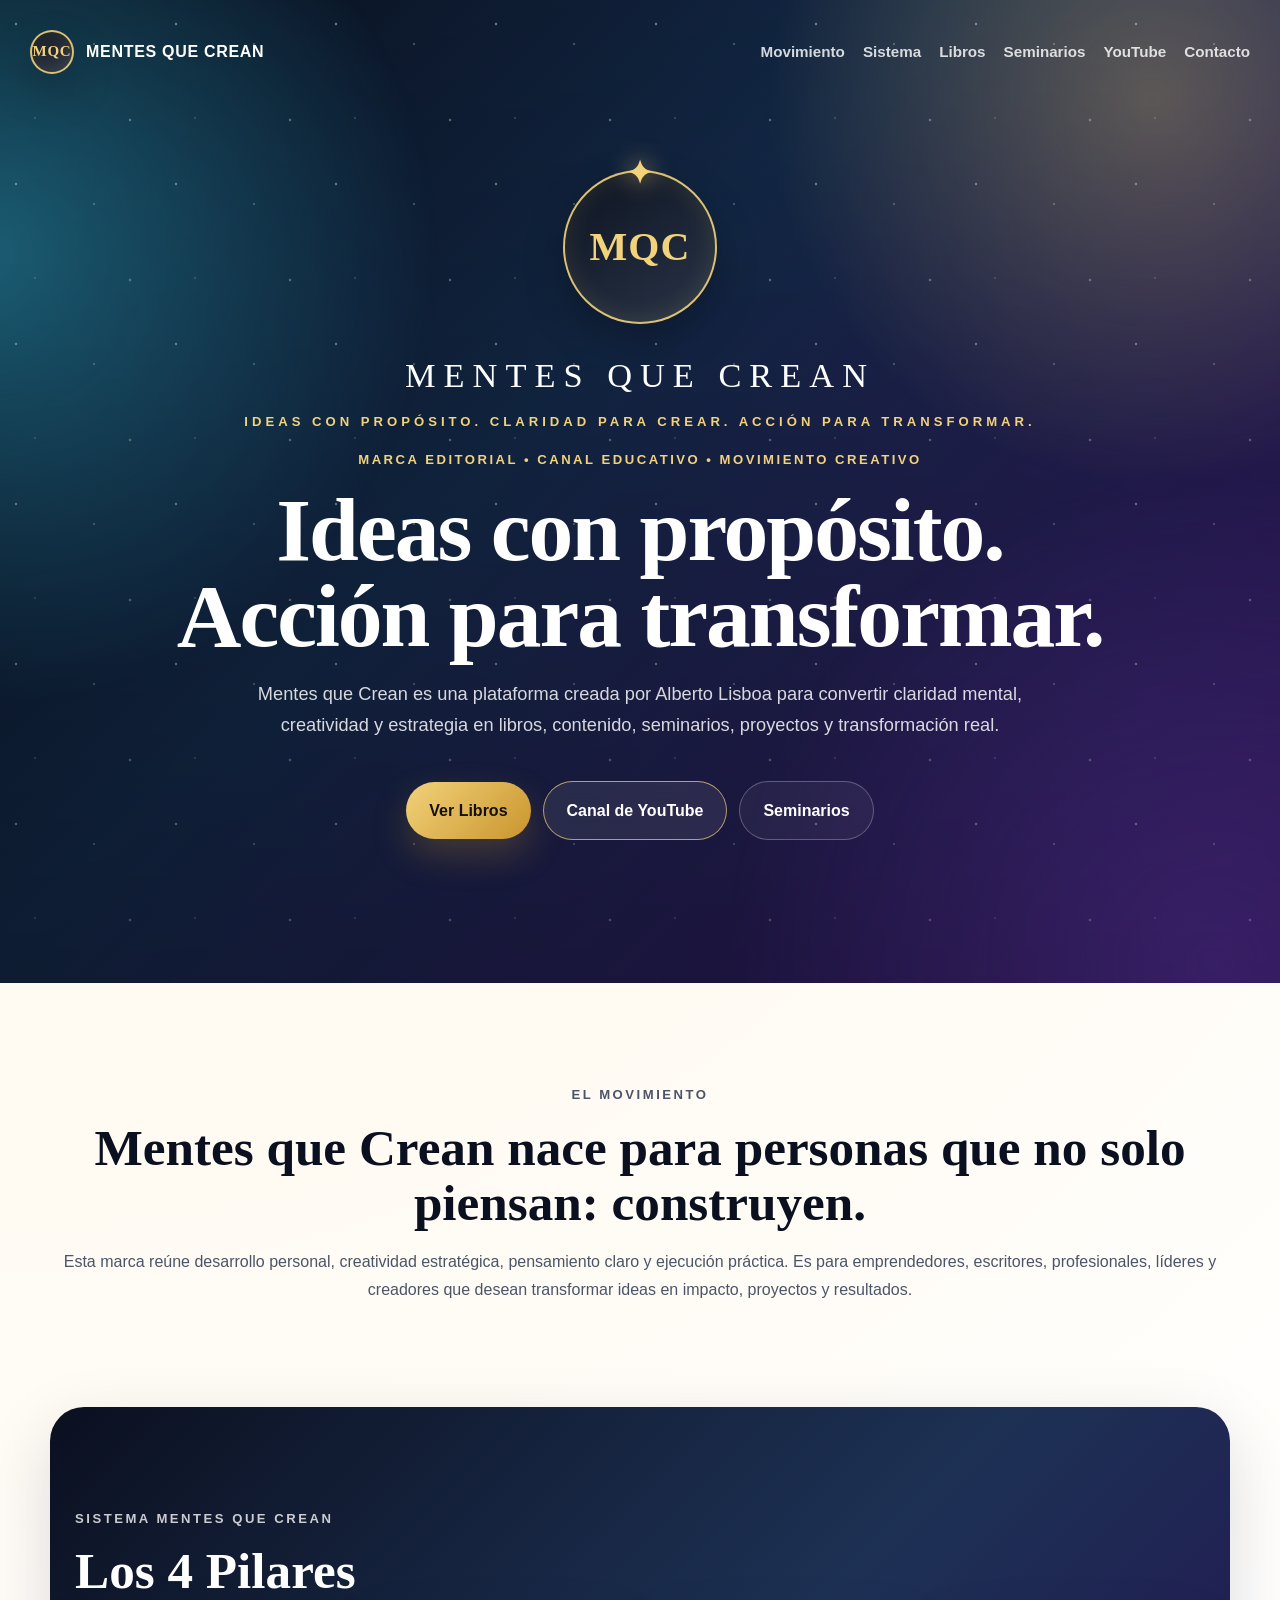
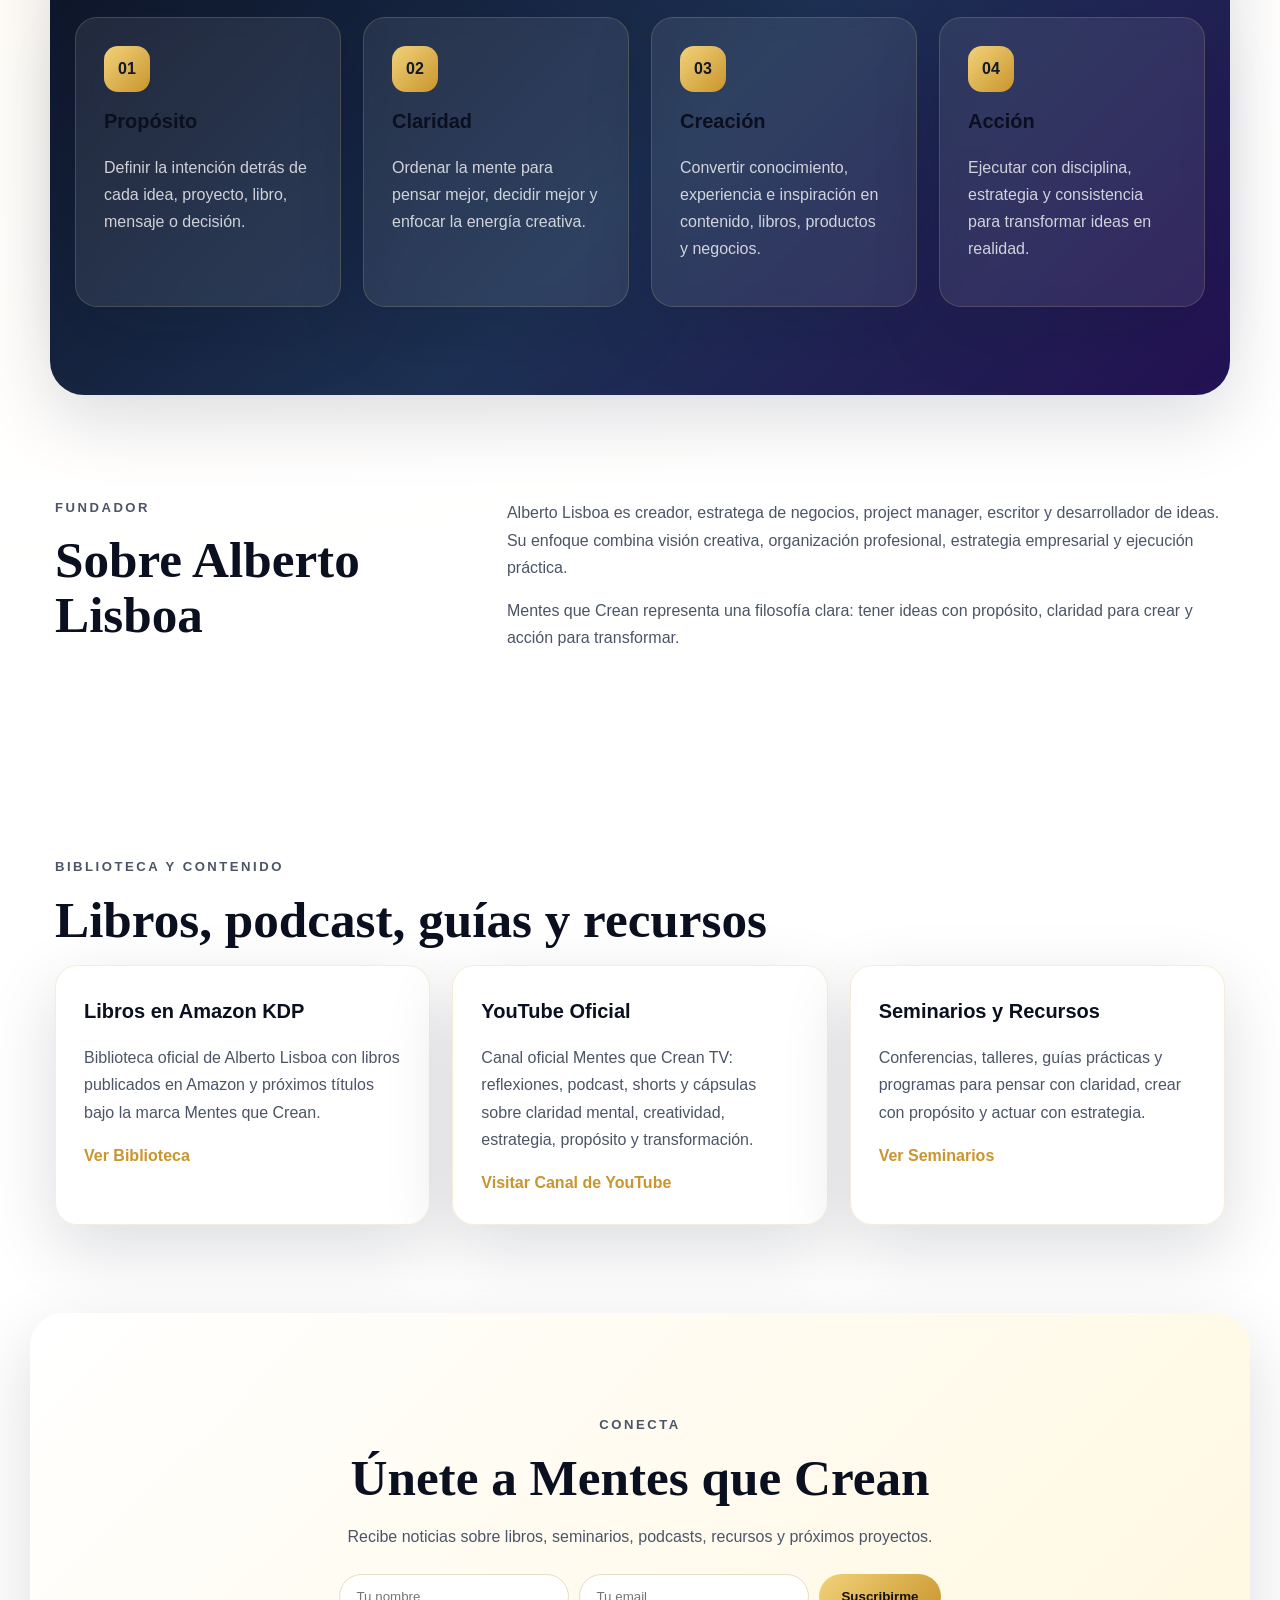
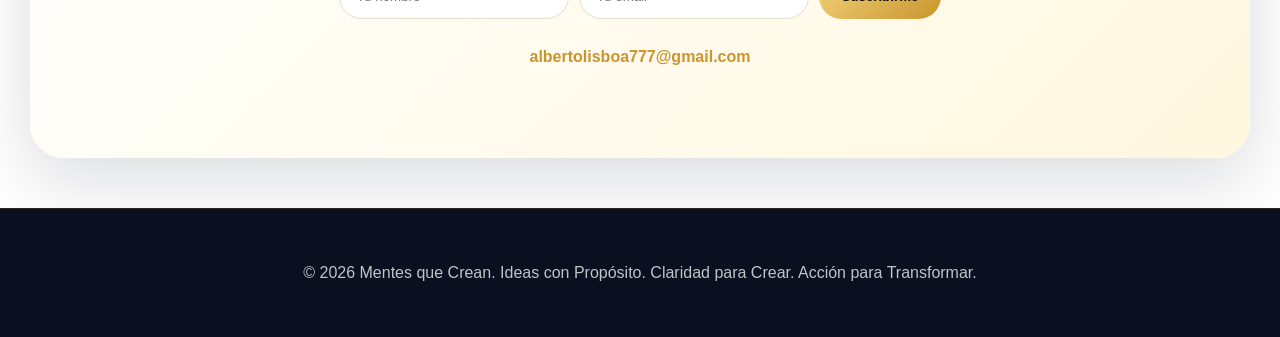
<file: index.html>
<!DOCTYPE html>
<html lang="es">
<head>
  <meta charset="UTF-8" />
  <meta name="viewport" content="width=device-width, initial-scale=1.0" />
  <title>MENTES QUE CREAN | Ideas con Propósito</title>
  <meta name="description" content="Mentes que Crean: ideas con propósito, claridad para crear y acción para transformar. Libros, podcast, seminarios y recursos de Alberto Lisboa." />
  <link rel="icon" type="image/svg+xml" href="mentes-que-crean-logo.svg" />
  <link rel="stylesheet" href="style.css?v=mentes-que-crean-2026-07-11" />
</head>
<body>
  <header class="hero" id="inicio">
    <nav class="nav">
      <a class="nav-brand" href="index.html"><div class="mc-mark small">MQC</div><span>MENTES QUE CREAN</span></a>
      <div class="links"><a href="#movimiento">Movimiento</a><a href="#pilares">Sistema</a><a href="libros.html">Libros</a><a href="seminarios.html">Seminarios</a><a href="#youtube">YouTube</a><a href="#contacto">Contacto</a></div>
    </nav>

    <section class="hero-content">
      <div class="mc-mark large">MQC</div>
      <p class="logo-text"><span>MENTES QUE CREAN</span><strong>Ideas con Propósito. Claridad para Crear. Acción para Transformar.</strong></p>
      <p class="eyebrow">Marca editorial • Canal educativo • Movimiento creativo</p>
      <h1>Ideas con propósito.<br />Acción para transformar.</h1>
      <p class="subtitle">Mentes que Crean es una plataforma creada por Alberto Lisboa para convertir claridad mental, creatividad y estrategia en libros, contenido, seminarios, proyectos y transformación real.</p>
      <div class="buttons"><a class="btn primary" href="libros.html">Ver Libros</a><a class="btn secondary" href="#youtube">Canal de YouTube</a><a class="btn ghost" href="seminarios.html">Seminarios</a></div>
    </section>
  </header>

  <main>
    <section id="movimiento" class="section intro">
      <p class="section-kicker">El Movimiento</p>
      <h2>Mentes que Crean nace para personas que no solo piensan: construyen.</h2>
      <p>Esta marca reúne desarrollo personal, creatividad estratégica, pensamiento claro y ejecución práctica. Es para emprendedores, escritores, profesionales, líderes y creadores que desean transformar ideas en impacto, proyectos y resultados.</p>
    </section>

    <section id="pilares" class="section dark">
      <p class="section-kicker">Sistema Mentes que Crean</p>
      <h2>Los 4 Pilares</h2>
      <div class="cards">
        <article class="card"><span>01</span><h3>Propósito</h3><p>Definir la intención detrás de cada idea, proyecto, libro, mensaje o decisión.</p></article>
        <article class="card"><span>02</span><h3>Claridad</h3><p>Ordenar la mente para pensar mejor, decidir mejor y enfocar la energía creativa.</p></article>
        <article class="card"><span>03</span><h3>Creación</h3><p>Convertir conocimiento, experiencia e inspiración en contenido, libros, productos y negocios.</p></article>
        <article class="card"><span>04</span><h3>Acción</h3><p>Ejecutar con disciplina, estrategia y consistencia para transformar ideas en realidad.</p></article>
      </div>
    </section>

    <section id="alberto" class="section split">
      <div><p class="section-kicker">Fundador</p><h2>Sobre Alberto Lisboa</h2></div>
      <div><p>Alberto Lisboa es creador, estratega de negocios, project manager, escritor y desarrollador de ideas. Su enfoque combina visión creativa, organización profesional, estrategia empresarial y ejecución práctica.</p><p>Mentes que Crean representa una filosofía clara: tener ideas con propósito, claridad para crear y acción para transformar.</p></div>
    </section>

    <section id="recursos" class="section resources">
      <p class="section-kicker">Biblioteca y Contenido</p><h2>Libros, podcast, guías y recursos</h2>
      <div class="resource-grid">
        <div class="resource"><h3>Libros en Amazon KDP</h3><p>Biblioteca oficial de Alberto Lisboa con libros publicados en Amazon y próximos títulos bajo la marca Mentes que Crean.</p><a href="libros.html">Ver Biblioteca</a></div>
        <div class="resource" id="youtube"><h3>YouTube Oficial</h3><p>Canal oficial Mentes que Crean TV: reflexiones, podcast, shorts y cápsulas sobre claridad mental, creatividad, estrategia, propósito y transformación.</p><a href="https://www.youtube.com/channel/UCA4AgD4o6ZrGsgXmb1iJIBg" target="_blank" rel="noopener">Visitar Canal de YouTube</a></div>
        <div class="resource" id="descargas"><h3>Seminarios y Recursos</h3><p>Conferencias, talleres, guías prácticas y programas para pensar con claridad, crear con propósito y actuar con estrategia.</p><a href="seminarios.html">Ver Seminarios</a></div>
      </div>
    </section>

    <section id="contacto" class="section contact"><p class="section-kicker">Conecta</p><h2>Únete a Mentes que Crean</h2><p>Recibe noticias sobre libros, seminarios, podcasts, recursos y próximos proyectos.</p><form action="mailto:albertolisboa777@gmail.com" method="post" enctype="text/plain" class="signup"><input type="text" name="name" placeholder="Tu nombre" /><input type="email" name="email" placeholder="Tu email" /><button type="submit">Suscribirme</button></form><a class="email" href="mailto:albertolisboa777@gmail.com">albertolisboa777@gmail.com</a></section>
  </main>

  <footer><p>© 2026 Mentes que Crean. Ideas con Propósito. Claridad para Crear. Acción para Transformar.</p></footer>
</body>
</html>
</file>
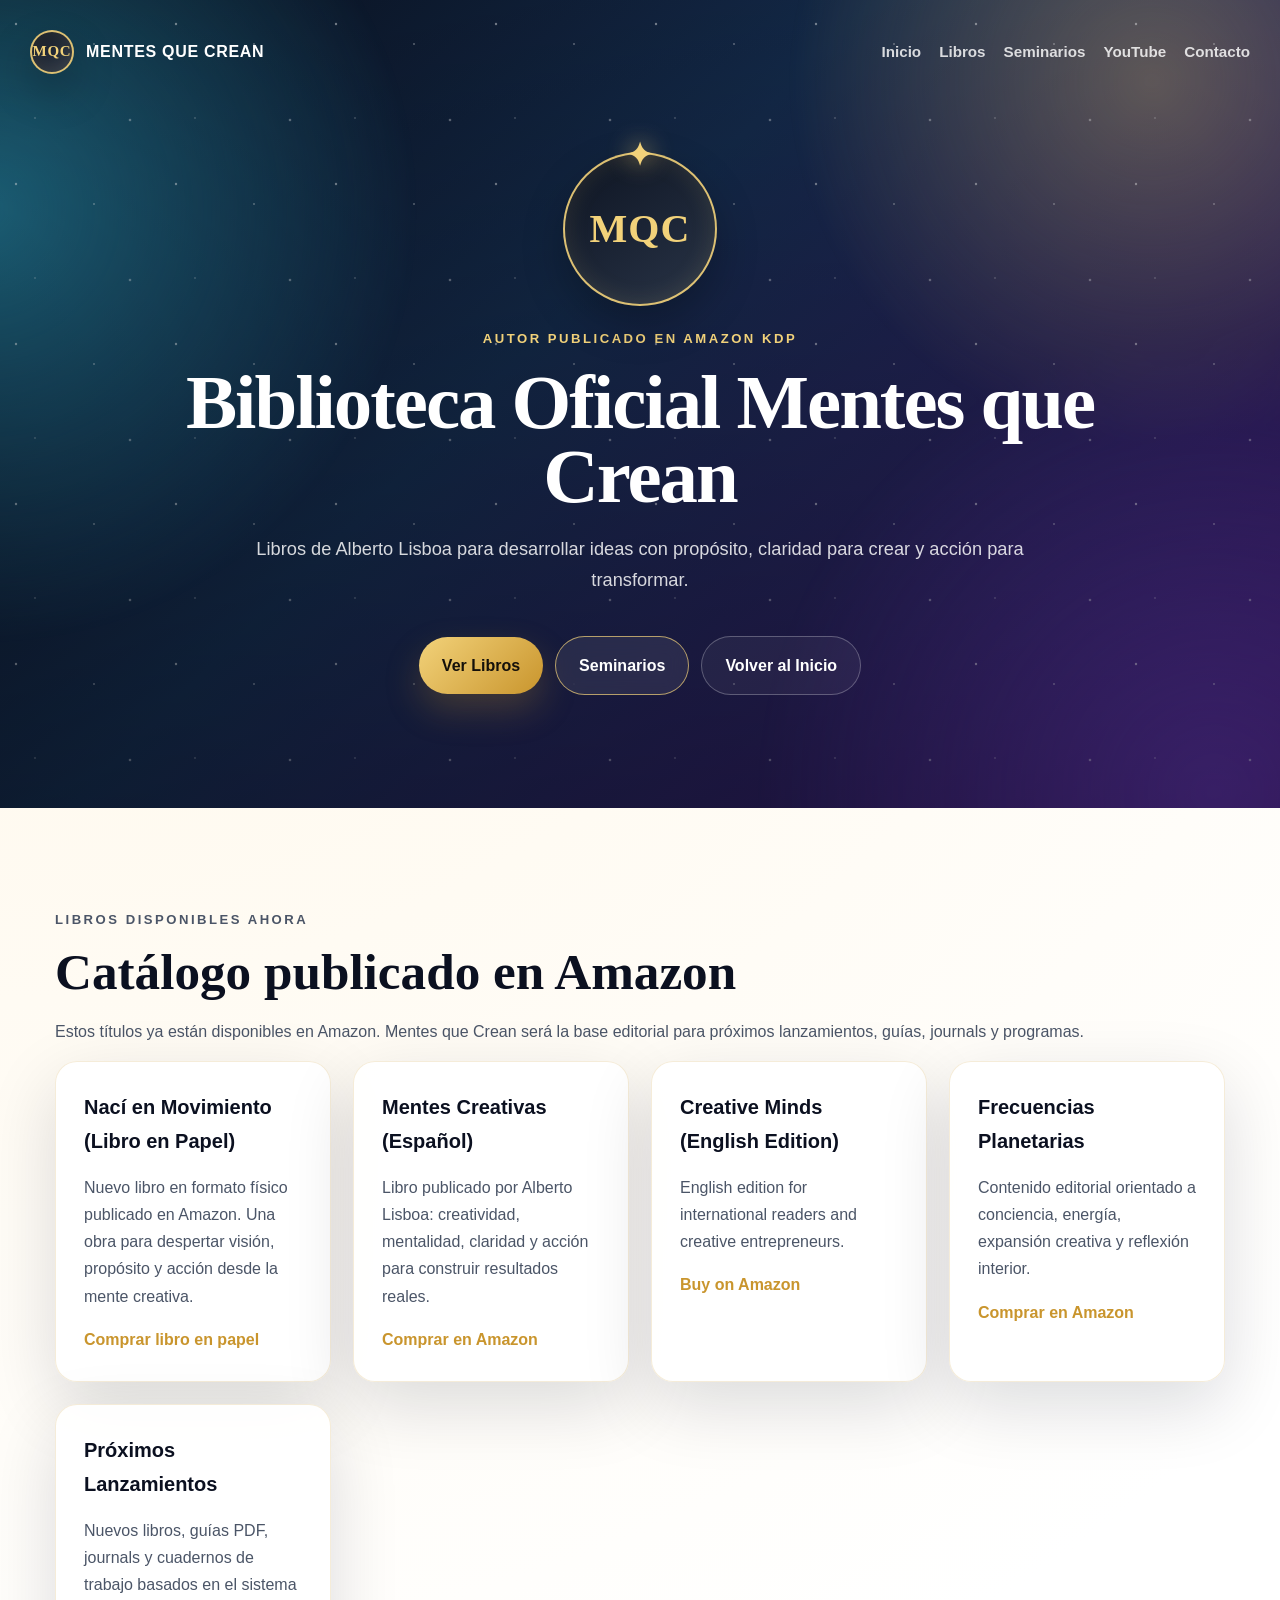
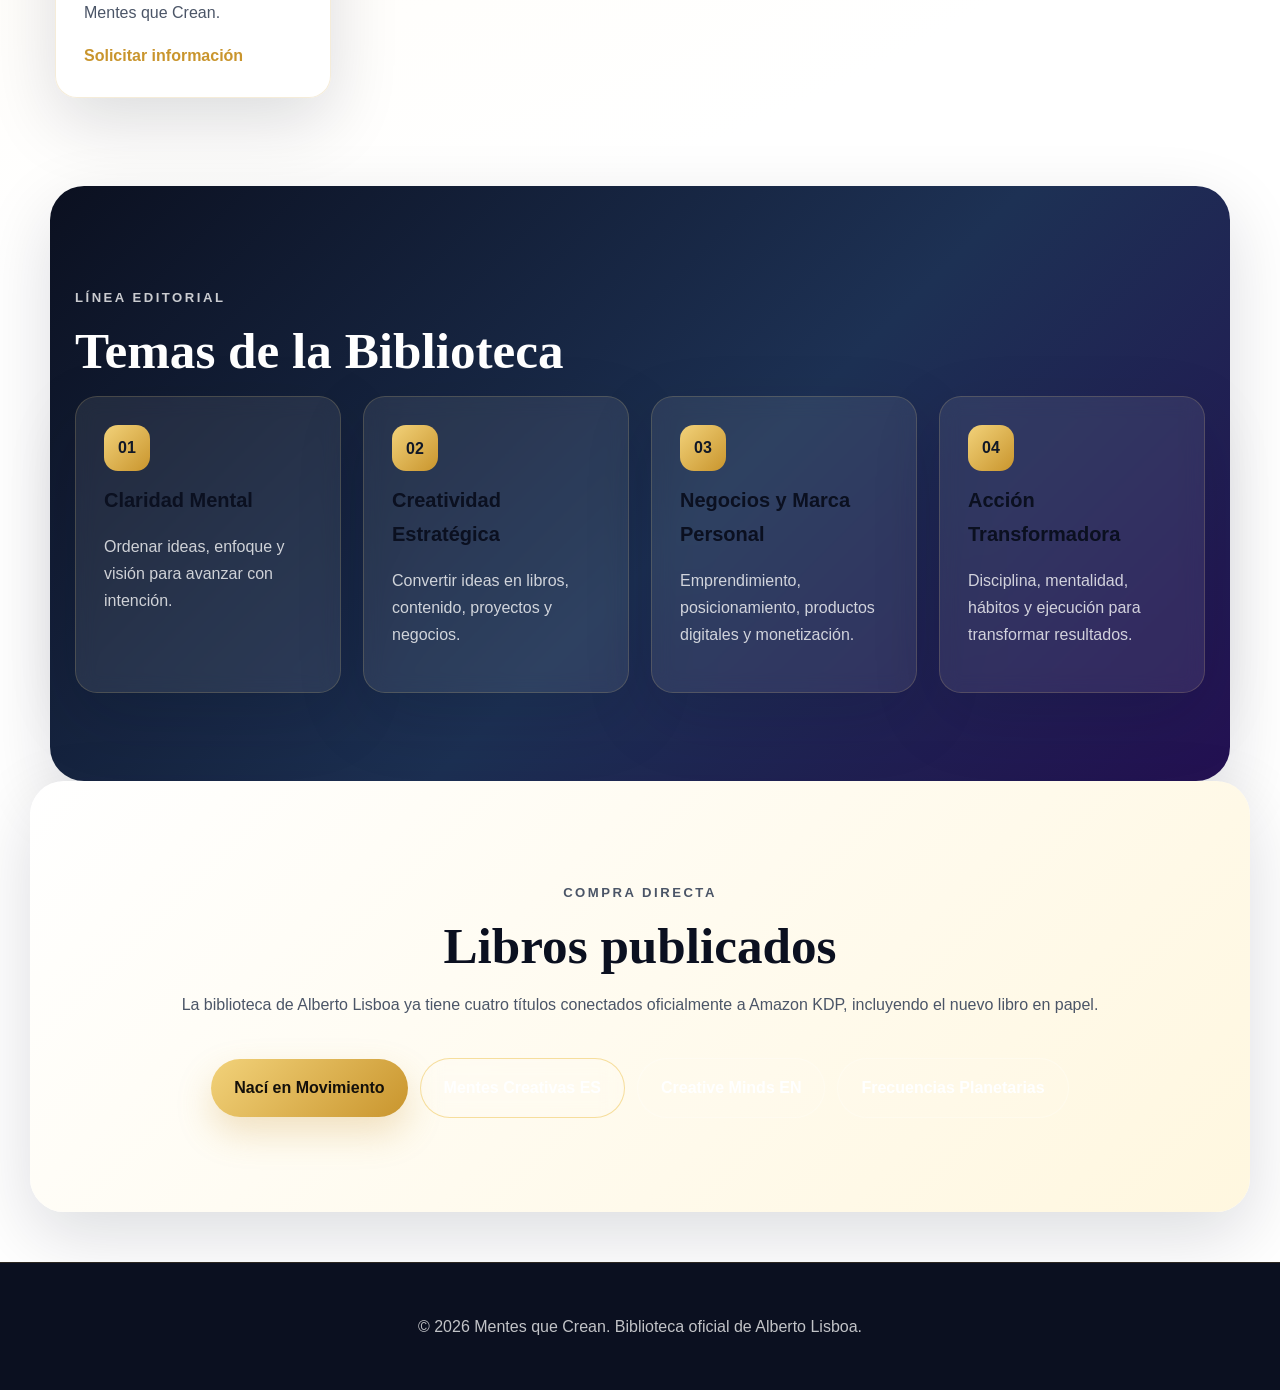
<file: libros.html>
<!DOCTYPE html>
<html lang="es">
<head>
  <meta charset="UTF-8" />
  <meta name="viewport" content="width=device-width, initial-scale=1.0" />
  <title>Libros | Mentes que Crean</title>
  <meta name="description" content="Biblioteca oficial de Alberto Lisboa y Mentes que Crean: libros publicados en Amazon KDP, guías y próximos lanzamientos." />
  <link rel="icon" type="image/svg+xml" href="mentes-que-crean-logo.svg" />
  <link rel="stylesheet" href="style.css?v=mentes-que-crean-2026-07-11" />
</head>
<body>
  <header class="hero page-hero">
    <nav class="nav">
      <a class="nav-brand" href="index.html"><div class="mc-mark small">MQC</div><span>MENTES QUE CREAN</span></a>
      <div class="links"><a href="index.html">Inicio</a><a href="libros.html">Libros</a><a href="seminarios.html">Seminarios</a><a href="index.html#youtube">YouTube</a><a href="index.html#contacto">Contacto</a></div>
    </nav>
    <section class="hero-content">
      <div class="mc-mark large">MQC</div>
      <p class="eyebrow">Autor Publicado en Amazon KDP</p>
      <h1>Biblioteca Oficial Mentes que Crean</h1>
      <p class="subtitle">Libros de Alberto Lisboa para desarrollar ideas con propósito, claridad para crear y acción para transformar.</p>
      <div class="buttons"><a class="btn primary" href="#catalogo">Ver Libros</a><a class="btn secondary" href="seminarios.html">Seminarios</a><a class="btn ghost" href="index.html">Volver al Inicio</a></div>
    </section>
  </header>

  <main>
    <section class="section resources" id="catalogo">
      <p class="section-kicker">Libros Disponibles Ahora</p>
      <h2>Catálogo publicado en Amazon</h2>
      <p>Estos títulos ya están disponibles en Amazon. Mentes que Crean será la base editorial para próximos lanzamientos, guías, journals y programas.</p>
      <div class="resource-grid">
        <div class="resource"><h3>Nací en Movimiento (Libro en Papel)</h3><p>Nuevo libro en formato físico publicado en Amazon. Una obra para despertar visión, propósito y acción desde la mente creativa.</p><a href="https://www.amazon.com/dp/B0H931JRXZ" target="_blank" rel="noopener">Comprar libro en papel</a></div>
        <div class="resource"><h3>Mentes Creativas (Español)</h3><p>Libro publicado por Alberto Lisboa: creatividad, mentalidad, claridad y acción para construir resultados reales.</p><a href="https://www.amazon.com/dp/B0H3VR9SBZ" target="_blank" rel="noopener">Comprar en Amazon</a></div>
        <div class="resource"><h3>Creative Minds (English Edition)</h3><p>English edition for international readers and creative entrepreneurs.</p><a href="https://www.amazon.com/dp/B0H3W6D3LY" target="_blank" rel="noopener">Buy on Amazon</a></div>
        <div class="resource"><h3>Frecuencias Planetarias</h3><p>Contenido editorial orientado a conciencia, energía, expansión creativa y reflexión interior.</p><a href="https://www.amazon.com/dp/B0H3MF3XBD" target="_blank" rel="noopener">Comprar en Amazon</a></div>
        <div class="resource"><h3>Próximos Lanzamientos</h3><p>Nuevos libros, guías PDF, journals y cuadernos de trabajo basados en el sistema Mentes que Crean.</p><a href="index.html#contacto">Solicitar información</a></div>
      </div>
    </section>

    <section class="section dark">
      <p class="section-kicker">Línea Editorial</p>
      <h2>Temas de la Biblioteca</h2>
      <div class="cards">
        <article class="card"><span>01</span><h3>Claridad Mental</h3><p>Ordenar ideas, enfoque y visión para avanzar con intención.</p></article>
        <article class="card"><span>02</span><h3>Creatividad Estratégica</h3><p>Convertir ideas en libros, contenido, proyectos y negocios.</p></article>
        <article class="card"><span>03</span><h3>Negocios y Marca Personal</h3><p>Emprendimiento, posicionamiento, productos digitales y monetización.</p></article>
        <article class="card"><span>04</span><h3>Acción Transformadora</h3><p>Disciplina, mentalidad, hábitos y ejecución para transformar resultados.</p></article>
      </div>
    </section>

    <section class="section contact">
      <p class="section-kicker">Compra directa</p>
      <h2>Libros publicados</h2>
      <p>La biblioteca de Alberto Lisboa ya tiene cuatro títulos conectados oficialmente a Amazon KDP, incluyendo el nuevo libro en papel.</p>
      <div class="buttons"><a class="btn primary" href="https://www.amazon.com/dp/B0H931JRXZ" target="_blank" rel="noopener">Nací en Movimiento</a><a class="btn secondary" href="https://www.amazon.com/dp/B0H3VR9SBZ" target="_blank" rel="noopener">Mentes Creativas ES</a><a class="btn ghost" href="https://www.amazon.com/dp/B0H3W6D3LY" target="_blank" rel="noopener">Creative Minds EN</a><a class="btn ghost" href="https://www.amazon.com/dp/B0H3MF3XBD" target="_blank" rel="noopener">Frecuencias Planetarias</a></div>
    </section>
  </main>

  <footer><p>© 2026 Mentes que Crean. Biblioteca oficial de Alberto Lisboa.</p></footer>
</body>
</html>
</file>
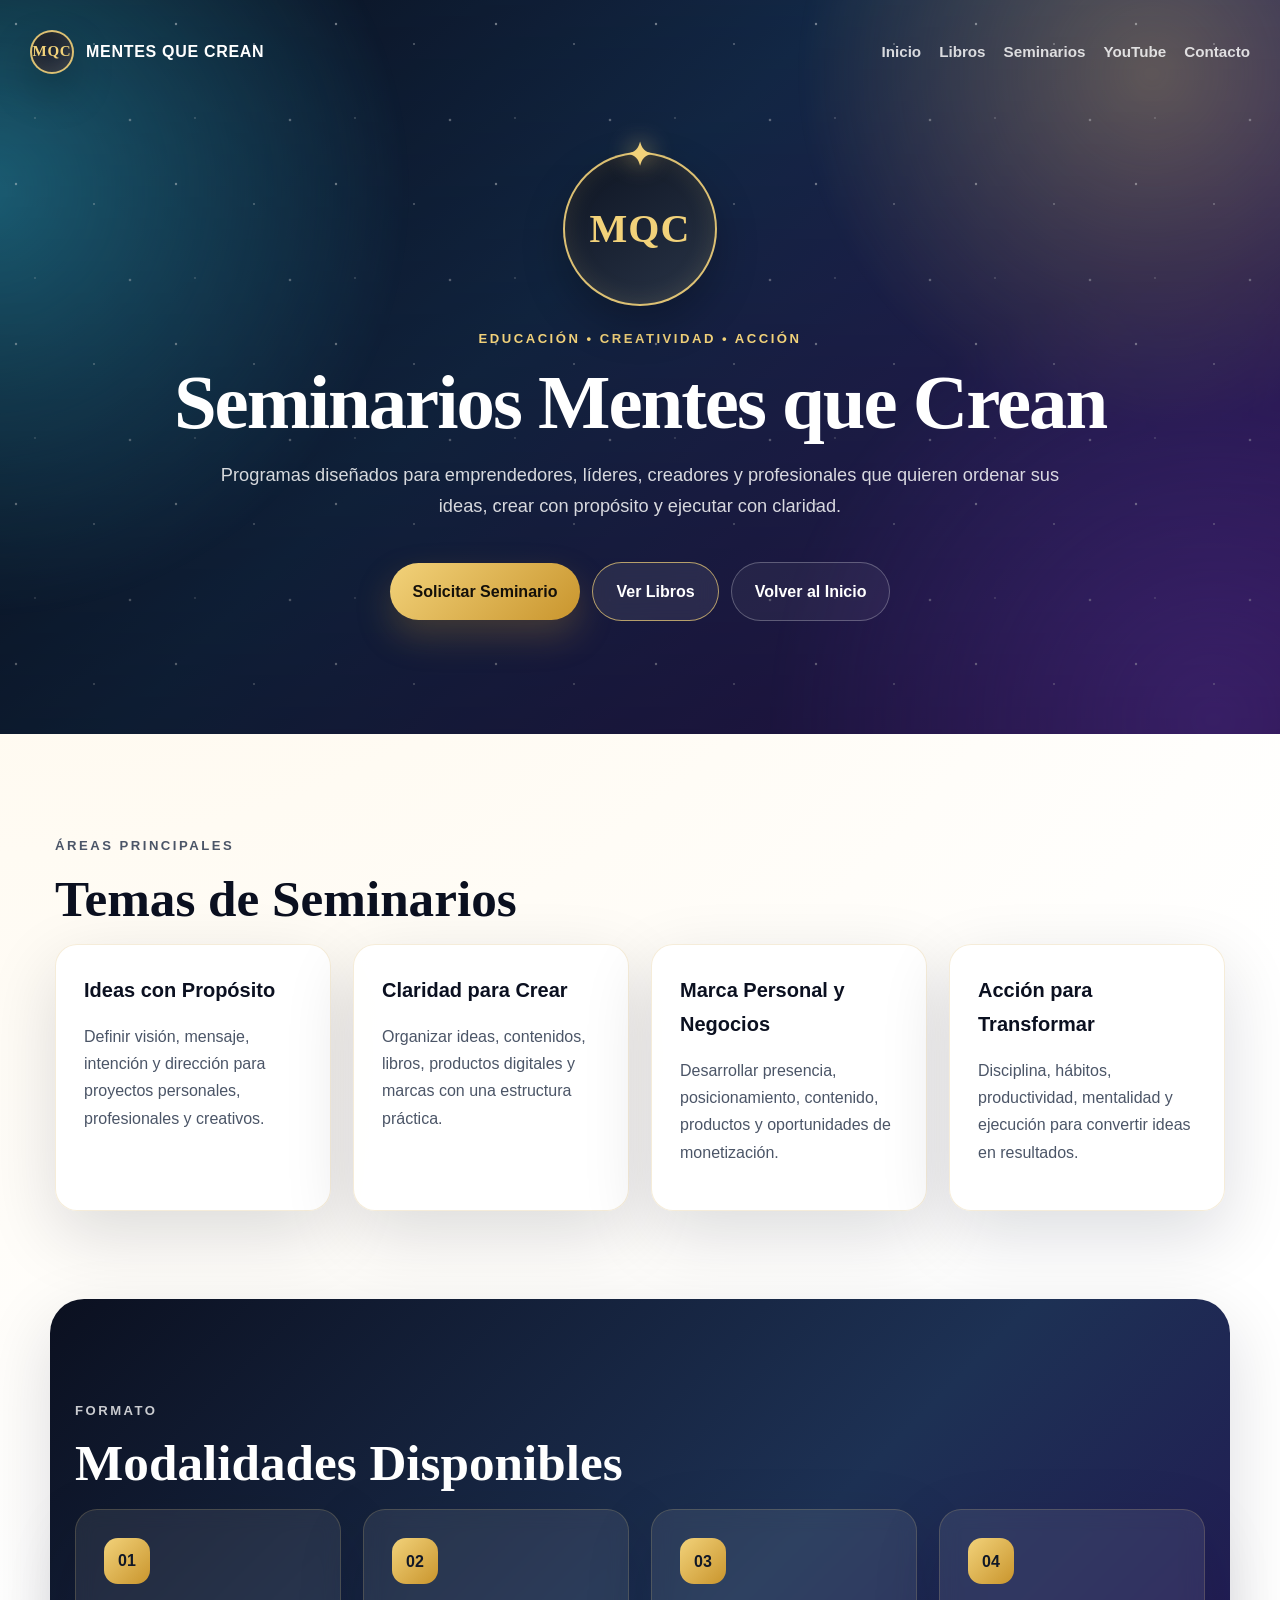
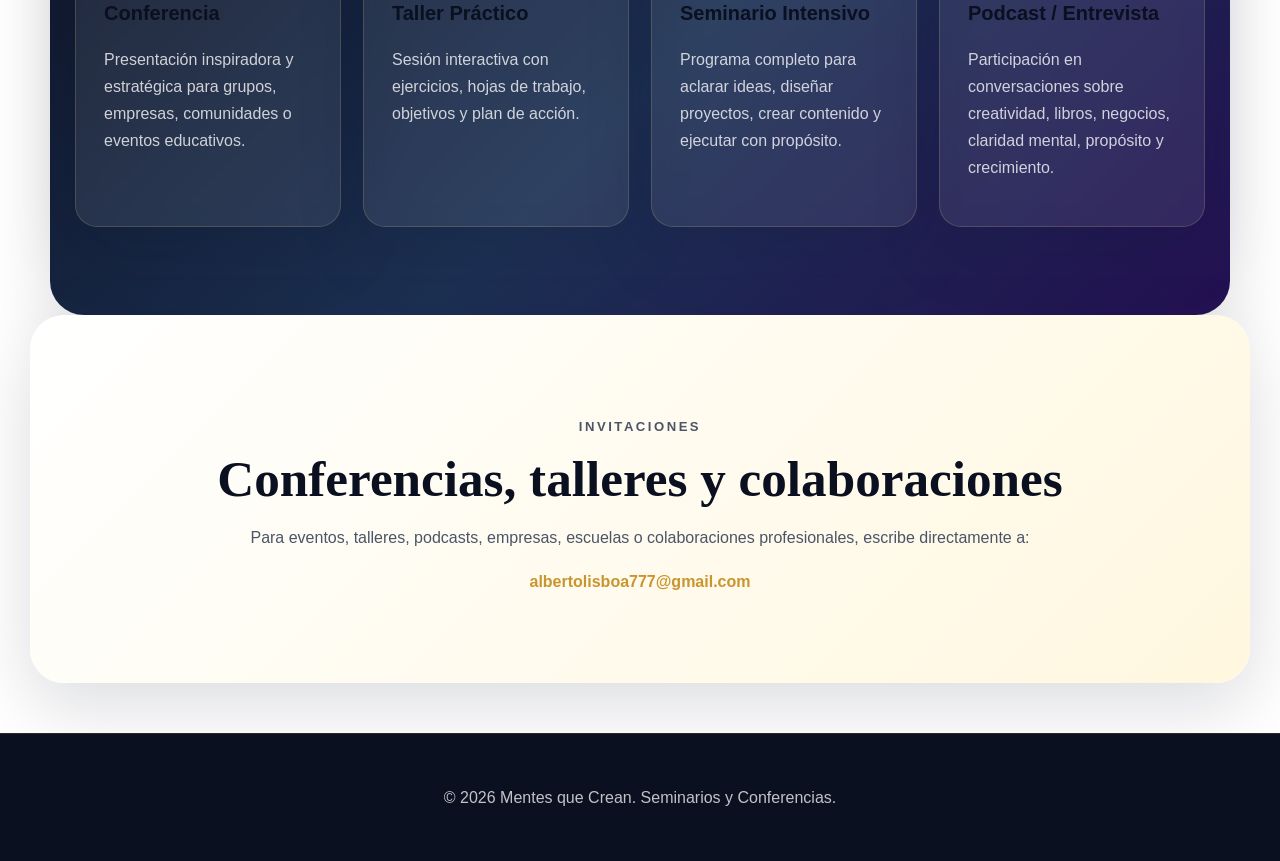
<file: seminarios.html>
<!DOCTYPE html>
<html lang="es">
<head>
  <meta charset="UTF-8" />
  <meta name="viewport" content="width=device-width, initial-scale=1.0" />
  <title>Seminarios | Mentes que Crean</title>
  <meta name="description" content="Seminarios, conferencias y talleres Mentes que Crean para desarrollar ideas con propósito, claridad para crear y acción para transformar." />
  <link rel="icon" type="image/svg+xml" href="mentes-que-crean-logo.svg" />
  <link rel="stylesheet" href="style.css?v=mentes-que-crean-2026-07-11" />
</head>
<body>
  <header class="hero page-hero">
    <nav class="nav">
      <a class="nav-brand" href="index.html"><div class="mc-mark small">MQC</div><span>MENTES QUE CREAN</span></a>
      <div class="links"><a href="index.html">Inicio</a><a href="libros.html">Libros</a><a href="seminarios.html">Seminarios</a><a href="index.html#youtube">YouTube</a><a href="index.html#contacto">Contacto</a></div>
    </nav>

    <section class="hero-content">
      <div class="mc-mark large">MQC</div>
      <p class="eyebrow">Educación • Creatividad • Acción</p>
      <h1>Seminarios Mentes que Crean</h1>
      <p class="subtitle">Programas diseñados para emprendedores, líderes, creadores y profesionales que quieren ordenar sus ideas, crear con propósito y ejecutar con claridad.</p>
      <div class="buttons"><a class="btn primary" href="mailto:albertolisboa777@gmail.com">Solicitar Seminario</a><a class="btn secondary" href="libros.html">Ver Libros</a><a class="btn ghost" href="index.html">Volver al Inicio</a></div>
    </section>
  </header>

  <main>
    <section class="section resources">
      <p class="section-kicker">Áreas Principales</p>
      <h2>Temas de Seminarios</h2>
      <div class="resource-grid">
        <div class="resource"><h3>Ideas con Propósito</h3><p>Definir visión, mensaje, intención y dirección para proyectos personales, profesionales y creativos.</p></div>
        <div class="resource"><h3>Claridad para Crear</h3><p>Organizar ideas, contenidos, libros, productos digitales y marcas con una estructura práctica.</p></div>
        <div class="resource"><h3>Marca Personal y Negocios</h3><p>Desarrollar presencia, posicionamiento, contenido, productos y oportunidades de monetización.</p></div>
        <div class="resource"><h3>Acción para Transformar</h3><p>Disciplina, hábitos, productividad, mentalidad y ejecución para convertir ideas en resultados.</p></div>
      </div>
    </section>

    <section class="section dark">
      <p class="section-kicker">Formato</p>
      <h2>Modalidades Disponibles</h2>
      <div class="cards">
        <article class="card"><span>01</span><h3>Conferencia</h3><p>Presentación inspiradora y estratégica para grupos, empresas, comunidades o eventos educativos.</p></article>
        <article class="card"><span>02</span><h3>Taller Práctico</h3><p>Sesión interactiva con ejercicios, hojas de trabajo, objetivos y plan de acción.</p></article>
        <article class="card"><span>03</span><h3>Seminario Intensivo</h3><p>Programa completo para aclarar ideas, diseñar proyectos, crear contenido y ejecutar con propósito.</p></article>
        <article class="card"><span>04</span><h3>Podcast / Entrevista</h3><p>Participación en conversaciones sobre creatividad, libros, negocios, claridad mental, propósito y crecimiento.</p></article>
      </div>
    </section>

    <section class="section contact">
      <p class="section-kicker">Invitaciones</p>
      <h2>Conferencias, talleres y colaboraciones</h2>
      <p>Para eventos, talleres, podcasts, empresas, escuelas o colaboraciones profesionales, escribe directamente a:</p>
      <a class="email" href="mailto:albertolisboa777@gmail.com">albertolisboa777@gmail.com</a>
    </section>
  </main>

  <footer><p>© 2026 Mentes que Crean. Seminarios y Conferencias.</p></footer>
</body>
</html>
</file>
<file: style.css>
:root{--ink:#0b1020;--ink2:#1d2636;--gold:#c9952d;--gold2:#f2d27a;--cream:#fffaf0;--soft:#f6f0df;--blue:#152b4a;--cyan:#38d9ff;--purple:#8b5cf6;--shadow:0 24px 70px rgba(9,16,32,.14)}*{box-sizing:border-box}body{margin:0;background:radial-gradient(circle at top left,#fff4d6 0,#fffaf0 24%,#ffffff 58%);color:var(--ink);font-family:Inter,Arial,sans-serif;line-height:1.7}a{text-decoration:none;color:inherit}.hero{position:relative;overflow:hidden;min-height:92vh;background:linear-gradient(135deg,#080d19 0%,#142b4c 42%,#3b166b 100%);color:white;padding:22px}.hero:before{content:"";position:absolute;inset:-30%;background:radial-gradient(circle at 18% 35%,rgba(56,217,255,.45),transparent 23%),radial-gradient(circle at 75% 25%,rgba(242,210,122,.35),transparent 20%),radial-gradient(circle at 78% 80%,rgba(139,92,246,.35),transparent 24%);filter:blur(5px)}.hero:after{content:"";position:absolute;inset:0;background:linear-gradient(180deg,rgba(0,0,0,.08),rgba(0,0,0,.35)),url('data:image/svg+xml;utf8,<svg xmlns="http://www.w3.org/2000/svg" width="160" height="160" viewBox="0 0 160 160"><circle cx="16" cy="24" r="1.2" fill="white" opacity=".45"/><circle cx="94" cy="44" r="1" fill="white" opacity=".35"/><circle cx="130" cy="120" r="1.3" fill="white" opacity=".35"/><circle cx="35" cy="118" r=".9" fill="white" opacity=".25"/></svg>')} .nav,.hero-content,.section,footer{position:relative;z-index:2}.nav{display:flex;justify-content:space-between;align-items:center;max-width:1220px;margin:auto;padding:8px 0}.nav-brand{display:flex;align-items:center;gap:12px;font-weight:900;letter-spacing:.7px}.links a{margin-left:18px;font-weight:700;font-size:.95rem;color:rgba(255,255,255,.82)}.links a:hover{color:var(--gold2)}.mc-mark{display:flex;align-items:center;justify-content:center;border-radius:50%;font-family:Georgia,serif;font-weight:900;background:linear-gradient(145deg,#0d1422,#293447);border:2px solid rgba(242,210,122,.9);color:var(--gold2);box-shadow:0 18px 40px rgba(0,0,0,.25),inset 0 0 24px rgba(242,210,122,.12)}.mc-mark.small{width:44px;height:44px;font-size:15px}.mc-mark.large{width:154px;height:154px;margin:0 auto 22px;font-size:40px;letter-spacing:1px;position:relative}.mc-mark.large:before{content:"✦";position:absolute;top:-26px;color:var(--gold2);font-size:32px;text-shadow:0 0 25px rgba(242,210,122,.9)}.hero-content{text-align:center;padding:88px 20px 115px;max-width:1080px;margin:auto}.logo-text{font-size:1.15rem;letter-spacing:4px;text-transform:uppercase;color:rgba(255,255,255,.9);margin:0 0 8px}.logo-text span{display:block;font-family:Georgia,serif;font-size:2.15rem;letter-spacing:8px;color:white}.logo-text strong{color:var(--gold2);font-size:.82rem}.eyebrow,.section-kicker{color:var(--gold);text-transform:uppercase;letter-spacing:2.5px;font-weight:900;font-size:.82rem}.hero .eyebrow{color:var(--gold2)}.hero h1{font-family:Georgia,serif;font-size:clamp(3rem,7vw,6.4rem);line-height:.96;margin:16px 0 20px;letter-spacing:-2px}.subtitle{max-width:850px;margin:auto;color:rgba(255,255,255,.83);font-size:1.14rem}.buttons{margin-top:34px}.btn{padding:15px 23px;border-radius:999px;margin:6px;display:inline-block;font-weight:900;transition:.2s}.btn:hover{transform:translateY(-2px)}.primary{background:linear-gradient(135deg,var(--gold2),var(--gold));color:#14100a;box-shadow:0 16px 35px rgba(201,149,45,.25)}.secondary{border:1px solid rgba(242,210,122,.7);color:white;background:rgba(255,255,255,.08);backdrop-filter:blur(10px)}.ghost{border:1px solid rgba(255,255,255,.26);color:white;background:rgba(255,255,255,.05)}.section{max-width:1220px;margin:0 auto;padding:88px 25px}.intro{text-align:center}.section h2{font-family:Georgia,serif;font-size:clamp(2rem,4vw,3.5rem);line-height:1.08;margin:8px 0 18px;color:var(--ink)}.section p{color:#4b5567}.dark{max-width:1180px;background:linear-gradient(135deg,#0b1020,#1d3154 55%,#241153);border-radius:34px;color:white;box-shadow:var(--shadow)}.dark h2,.dark h3{color:white}.dark p{color:rgba(255,255,255,.78)}.cards,.resource-grid{display:grid;grid-template-columns:repeat(auto-fit,minmax(240px,1fr));gap:22px}.card,.resource{background:rgba(255,255,255,.92);border:1px solid rgba(201,149,45,.18);padding:28px;border-radius:22px;box-shadow:var(--shadow)}.dark .card{background:rgba(255,255,255,.08);border-color:rgba(242,210,122,.18);backdrop-filter:blur(10px)}.card span{display:inline-flex;align-items:center;justify-content:center;width:46px;height:46px;border-radius:14px;background:linear-gradient(135deg,var(--gold2),var(--gold));color:#111827;font-weight:900;margin-bottom:12px}.card h3,.resource h3{margin:0 0 8px;color:var(--ink);font-size:1.25rem}.resource a{color:var(--gold);font-weight:900}.split{display:grid;grid-template-columns:.9fr 1.6fr;gap:48px;align-items:start}.contact{text-align:center;background:linear-gradient(135deg,#fff,#fff7df);border-radius:34px;box-shadow:var(--shadow);margin-bottom:50px}.signup{display:flex;flex-wrap:wrap;gap:10px;justify-content:center;margin:24px 0}.signup input{padding:14px 16px;border-radius:999px;border:1px solid #e5dec8;min-width:230px;background:white}.signup button{background:linear-gradient(135deg,var(--gold2),var(--gold));color:#14100a;border:none;padding:14px 22px;border-radius:999px;font-weight:900}.email{color:var(--gold);font-weight:900}footer{text-align:center;padding:34px;border-top:1px solid rgba(201,149,45,.18);background:#0b1020;color:rgba(255,255,255,.75)}.page-hero{min-height:auto}.page-hero .hero-content{padding:70px 20px 85px}.page-hero h1{font-size:clamp(2.6rem,6vw,5rem)}@media(max-width:820px){.links{display:none}.split{grid-template-columns:1fr}.hero{padding:18px}.hero-content{padding:70px 12px 90px}.mc-mark.large{width:120px;height:120px;font-size:30px}.logo-text span{font-size:1.5rem}.section{padding:62px 20px}.buttons .btn{display:block;margin:10px auto;max-width:290px}.subtitle{font-size:1rem}}
</file>
